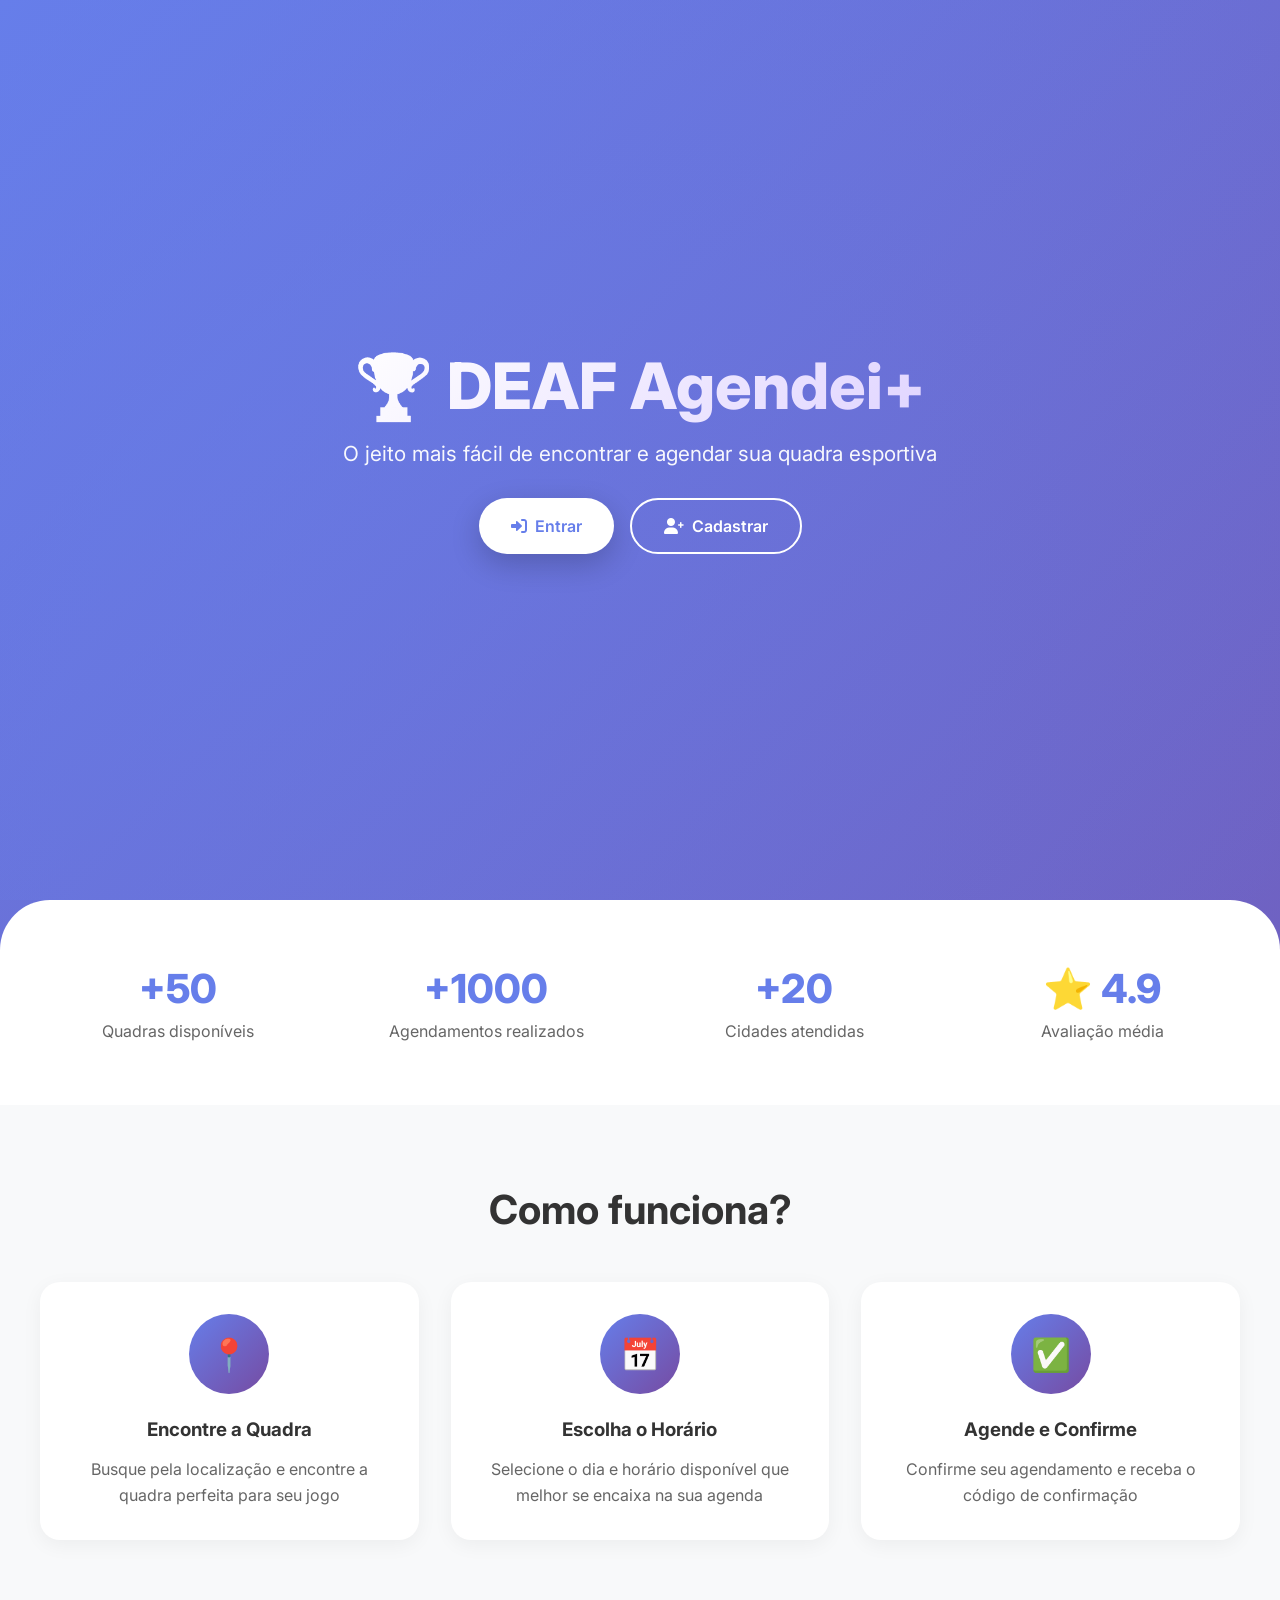
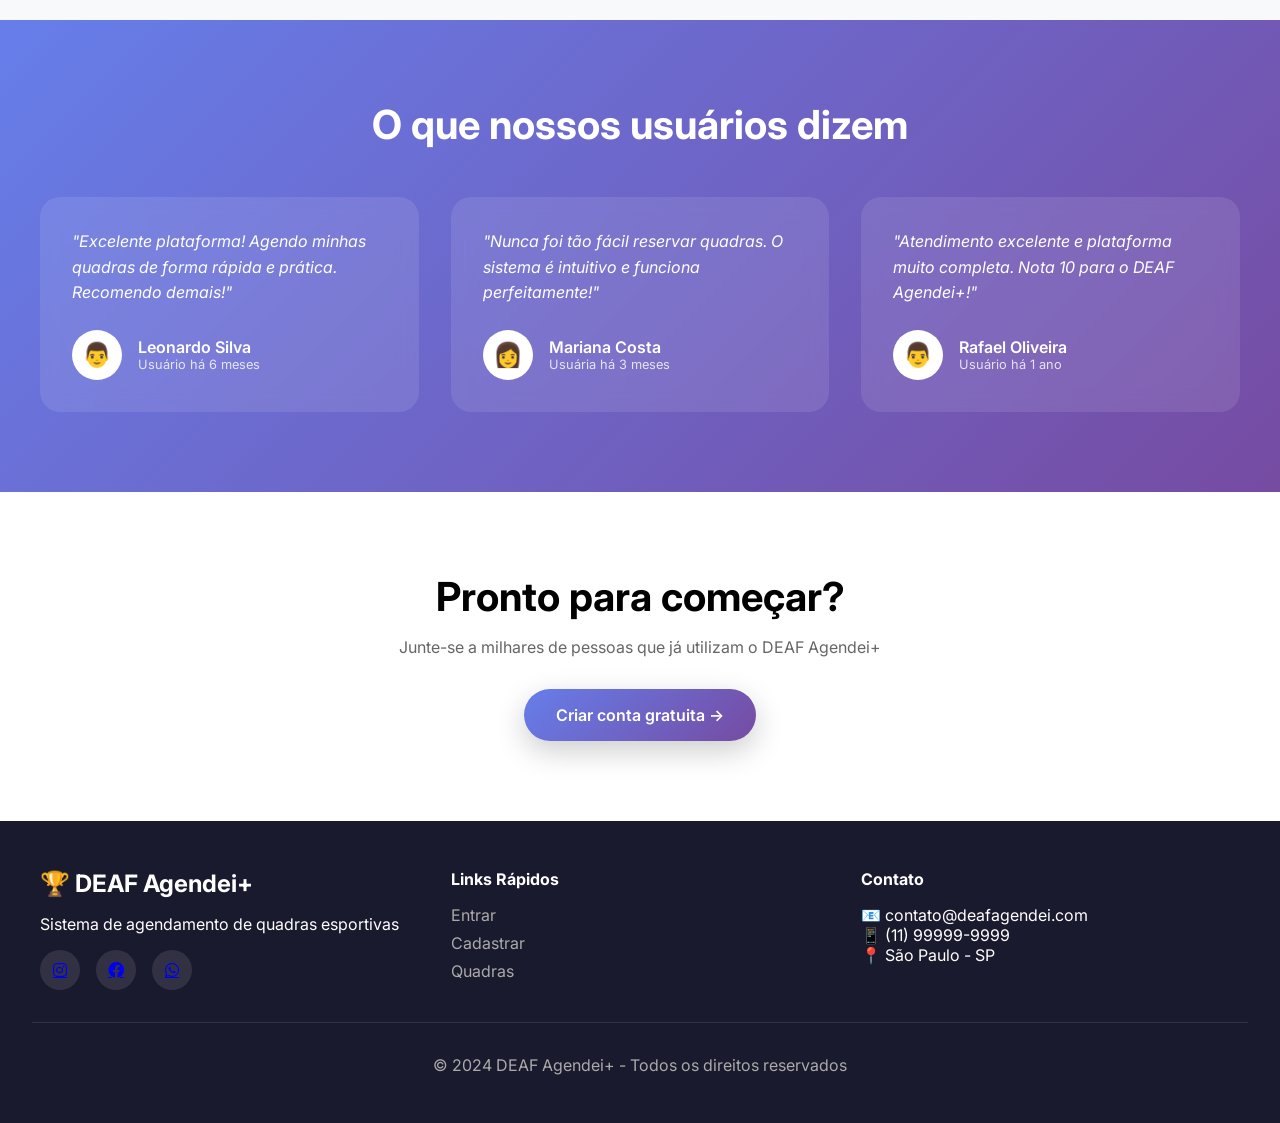
<file: Projeto/templates/index.html>
<!DOCTYPE html>
<html lang="pt">
<head>
    <meta charset="UTF-8">
    <meta name="viewport" content="width=device-width, initial-scale=1.0, user-scalable=yes">
    <title>DEAF Agendei+ - Sistema de Agendamento de Quadras</title>
    <link href="https://fonts.googleapis.com/css2?family=Inter:wght@300;400;500;600;700;800&display=swap" rel="stylesheet">
    <link rel="stylesheet" href="https://cdnjs.cloudflare.com/ajax/libs/font-awesome/6.0.0/css/all.min.css">
    <style>
        * {
            margin: 0;
            padding: 0;
            box-sizing: border-box;
        }

        body {
            font-family: 'Inter', sans-serif;
            background: linear-gradient(135deg, #667eea 0%, #764ba2 100%);
            min-height: 100vh;
            overflow-x: hidden;
        }

        /* Animations */
        @keyframes fadeInUp {
            from {
                opacity: 0;
                transform: translateY(30px);
            }
            to {
                opacity: 1;
                transform: translateY(0);
            }
        }

        @keyframes fadeIn {
            from { opacity: 0; }
            to { opacity: 1; }
        }

        @keyframes float {
            0%, 100% { transform: translateY(0px); }
            50% { transform: translateY(-20px); }
        }

        @keyframes pulse {
            0%, 100% { transform: scale(1); }
            50% { transform: scale(1.05); }
        }

        /* Hero Section */
        .hero {
            min-height: 100vh;
            display: flex;
            align-items: center;
            justify-content: center;
            position: relative;
            overflow: hidden;
        }

        .hero-bg {
            position: absolute;
            top: 0;
            left: 0;
            width: 100%;
            height: 100%;
            background: radial-gradient(circle at 20% 50%, rgba(102, 126, 234, 0.4), transparent);
            pointer-events: none;
        }

        .hero-content {
            text-align: center;
            color: white;
            z-index: 2;
            animation: fadeInUp 0.8s ease;
            padding: 20px;
        }

        .hero h1 {
            font-size: 4rem;
            font-weight: 800;
            margin-bottom: 1rem;
            background: linear-gradient(135deg, #fff, #e0d4ff);
            -webkit-background-clip: text;
            -webkit-text-fill-color: transparent;
            background-clip: text;
        }

        .hero p {
            font-size: 1.3rem;
            margin-bottom: 2rem;
            opacity: 0.95;
        }

        .hero-buttons {
            display: flex;
            gap: 1rem;
            justify-content: center;
            flex-wrap: wrap;
        }

        .btn {
            padding: 1rem 2rem;
            border-radius: 50px;
            font-weight: 600;
            text-decoration: none;
            transition: all 0.3s ease;
            display: inline-flex;
            align-items: center;
            gap: 0.5rem;
            font-size: 1rem;
        }

        .btn-primary {
            background: white;
            color: #667eea;
            box-shadow: 0 10px 30px rgba(0,0,0,0.2);
        }

        .btn-primary:ho
        {
            transform: translateY(-3px);
            box-shadow: 0 20px 40px rgba(0,0,0,0.3);
        }

        .btn-outline {
            border: 2px solid white;
            color: white;
        }

        .btn-outline:hover {
            background: white;
            color: #667eea;
            transform: translateY(-3px);
        }

        /* Stats Section */
        .stats-section {
            background: white;
            padding: 4rem 2rem;
            border-radius: 50px 50px 0 0;
        }

        .stats-grid {
            max-width: 1200px;
            margin: 0 auto;
            display: grid;
            grid-template-columns: repeat(auto-fit, minmax(200px, 1fr));
            gap: 2rem;
            text-align: center;
        }

        .stat-item h3 {
            font-size: 2.5rem;
            color: #667eea;
            font-weight: 800;
        }

        .stat-item p {
            color: #666;
            margin-top: 0.5rem;
        }

        /* Features Section */
        .features {
            background: #f8f9fa;
            padding: 5rem 2rem;
        }

        .section-title {
            text-align: center;
            font-size: 2.5rem;
            font-weight: 700;
            margin-bottom: 3rem;
            color: #333;
        }

        .features-grid {
            max-width: 1200px;
            margin: 0 auto;
            display: grid;
            grid-template-columns: repeat(auto-fit, minmax(280px, 1fr));
            gap: 2rem;
        }

        .feature-card {
            background: white;
            padding: 2rem;
            border-radius: 20px;
            text-align: center;
            transition: all 0.3s ease;
            box-shadow: 0 5px 20px rgba(0,0,0,0.05);
        }

        .feature-card:hover {
            transform: translateY(-10px);
            box-shadow: 0 20px 40px rgba(0,0,0,0.1);
        }

        .feature-icon {
            width: 80px;
            height: 80px;
            background: linear-gradient(135deg, #667eea, #764ba2);
            border-radius: 50%;
            display: flex;
            align-items: center;
            justify-content: center;
            margin: 0 auto 1.5rem;
            font-size: 2rem;
            color: white;
        }

        .feature-card h3 {
            margin-bottom: 1rem;
            color: #333;
        }

        .feature-card p {
            color: #666;
            line-height: 1.6;
        }

        /* Testimonials */
        .testimonials {
            background: linear-gradient(135deg, #667eea, #764ba2);
            padding: 5rem 2rem;
            color: white;
        }

        .testimonials .section-title {
            color: white;
        }

        .testimonials-grid {
            max-width: 1200px;
            margin: 0 auto;
            display: grid;
            grid-template-columns: repeat(auto-fit, minmax(300px, 1fr));
            gap: 2rem;
        }

        .testimonial-card {
            background: rgba(255,255,255,0.1);
            backdrop-filter: blur(10px);
            padding: 2rem;
            border-radius: 20px;
            transition: all 0.3s ease;
        }

        .testimonial-card:hover {
            transform: translateY(-5px);
            background: rgba(255,255,255,0.2);
        }

        .testimonial-text {
            font-size: 1rem;
            line-height: 1.6;
            margin-bottom: 1.5rem;
            font-style: italic;
        }

        .testimonial-author {
            display: flex;
            align-items: center;
            gap: 1rem;
        }

        .author-avatar {
            width: 50px;
            height: 50px;
            background: white;
            border-radius: 50%;
            display: flex;
            align-items: center;
            justify-content: center;
            font-size: 1.5rem;
        }

        .author-name {
            font-weight: 600;
        }

        .author-role {
            font-size: 0.8rem;
            opacity: 0.8;
        }

        /* CTA Section */
        .cta-section {
            background: white;
            padding: 5rem 2rem;
            text-align: center;
        }

        .cta-section h2 {
            font-size: 2.5rem;
            margin-bottom: 1rem;
        }

        .cta-section p {
            color: #666;
            margin-bottom: 2rem;
        }

        /* Footer */
        .footer {
            background: #1a1a2e;
            color: white;
            padding: 3rem 2rem;
        }

        .footer-content {
            max-width: 1200px;
            margin: 0 auto;
            display: grid;
            grid-template-columns: repeat(auto-fit, minmax(250px, 1fr));
            gap: 2rem;
        }

        .footer-logo {
            font-size: 1.5rem;
            font-weight: 700;
            margin-bottom: 1rem;
        }

        .footer-links h4 {
            margin-bottom: 1rem;
        }

        .footer-links a {
            display: block;
            color: #aaa;
            text-decoration: none;
            margin: 0.5rem 0;
            transition: color 0.3s;
        }

        .footer-links a:hover {
            color: white;
        }

        .social-links {
            display: flex;
            gap: 1rem;
            margin-top: 1rem;
        }

        .social-links a {
            width: 40px;
            height: 40px;
            background: rgba(255,255,255,0.1);
            border-radius: 50%;
            display: flex;
            align-items: center;
            justify-content: center;
            transition: all 0.3s;
        }

        .social-links a:hover {
            background: #667eea;
            transform: translateY(-3px);
        }

        .footer-bottom {
            text-align: center;
            padding-top: 2rem;
            margin-top: 2rem;
            border-top: 1px solid rgba(255,255,255,0.1);
            color: #aaa;
        }

        @media (max-width: 768px) {
            .hero h1 { font-size: 2.5rem; }
            .hero p { font-size: 1rem; }
            .section-title { font-size: 2rem; }
            .btn { padding: 0.8rem 1.5rem; }
        }
    </style>
</head>
<body>
    <div class="hero">
        <div class="hero-bg"></div>
        <div class="hero-content">
            <h1>🏆 DEAF Agendei+</h1>
            <p>O jeito mais fácil de encontrar e agendar sua quadra esportiva</p>
            <div class="hero-buttons">
                <a href="/login" class="btn btn-primary"><i class="fas fa-sign-in-alt"></i> Entrar</a>
                <a href="/cadastro" class="btn btn-outline"><i class="fas fa-user-plus"></i> Cadastrar</a>
            </div>
        </div>
    </div>

    <div class="stats-section">
        <div class="stats-grid">
            <div class="stat-item">
                <h3>+50</h3>
                <p>Quadras disponíveis</p>
            </div>
            <div class="stat-item">
                <h3>+1000</h3>
                <p>Agendamentos realizados</p>
            </div>
            <div class="stat-item">
                <h3>+20</h3>
                <p>Cidades atendidas</p>
            </div>
            <div class="stat-item">
                <h3>⭐ 4.9</h3>
                <p>Avaliação média</p>
            </div>
        </div>
    </div>

    <div class="features">
        <h2 class="section-title">Como funciona?</h2>
        <div class="features-grid">
            <div class="feature-card">
                <div class="feature-icon">📍</div>
                <h3>Encontre a Quadra</h3>
                <p>Busque pela localização e encontre a quadra perfeita para seu jogo</p>
            </div>
            <div class="feature-card">
                <div class="feature-icon">📅</div>
                <h3>Escolha o Horário</h3>
                <p>Selecione o dia e horário disponível que melhor se encaixa na sua agenda</p>
            </div>
            <div class="feature-card">
                <div class="feature-icon">✅</div>
                <h3>Agende e Confirme</h3>
                <p>Confirme seu agendamento e receba o código de confirmação</p>
            </div>
        </div>
    </div>

    <div class="testimonials">
        <h2 class="section-title">O que nossos usuários dizem</h2>
        <div class="testimonials-grid">
            <div class="testimonial-card">
                <div class="testimonial-text">
                    "Excelente plataforma! Agendo minhas quadras de forma rápida e prática. Recomendo demais!"
                </div>
                <div class="testimonial-author">
                    <div class="author-avatar">👨</div>
                    <div>
                        <div class="author-name">Leonardo Silva</div>
                        <div class="author-role">Usuário há 6 meses</div>
                    </div>
                </div>
            </div>
            <div class="testimonial-card">
                <div class="testimonial-text">
                    "Nunca foi tão fácil reservar quadras. O sistema é intuitivo e funciona perfeitamente!"
                </div>
                <div class="testimonial-author">
                    <div class="author-avatar">👩</div>
                    <div>
                        <div class="author-name">Mariana Costa</div>
                        <div class="author-role">Usuária há 3 meses</div>
                    </div>
                </div>
            </div>
            <div class="testimonial-card">
                <div class="testimonial-text">
                    "Atendimento excelente e plataforma muito completa. Nota 10 para o DEAF Agendei+!"
                </div>
                <div class="testimonial-author">
                    <div class="author-avatar">👨</div>
                    <div>
                        <div class="author-name">Rafael Oliveira</div>
                        <div class="author-role">Usuário há 1 ano</div>
                    </div>
                </div>
            </div>
        </div>
    </div>

    <div class="cta-section">
        <h2>Pronto para começar?</h2>
        <p>Junte-se a milhares de pessoas que já utilizam o DEAF Agendei+</p>
        <a href="/cadastro" class="btn btn-primary" style="background: linear-gradient(135deg, #667eea, #764ba2); color: white;">Criar conta gratuita →</a>
    </div>

    <footer class="footer">
        <div class="footer-content">
            <div>
                <div class="footer-logo">🏆 DEAF Agendei+</div>
                <p>Sistema de agendamento de quadras esportivas</p>
                <div class="social-links">
                    <a href="#"><i class="fab fa-instagram"></i></a>
                    <a href="#"><i class="fab fa-facebook"></i></a>
                    <a href="#"><i class="fab fa-whatsapp"></i></a>
                </div>
            </div>
            <div class="footer-links">
                <h4>Links Rápidos</h4>
                <a href="/login">Entrar</a>
                <a href="/cadastro">Cadastrar</a>
                <a href="/quadras">Quadras</a>
            </div>
            <div class="footer-links">
                <h4>Contato</h4>
                <p>📧 contato@deafagendei.com</p>
                <p>📱 (11) 99999-9999</p>
                <p>📍 São Paulo - SP</p>
            </div>
        </div>
        <div class="footer-bottom">
            <p>&copy; 2024 DEAF Agendei+ - Todos os direitos reservados</p>
        </div>
    </footer>
</body>
</html>
</file>
